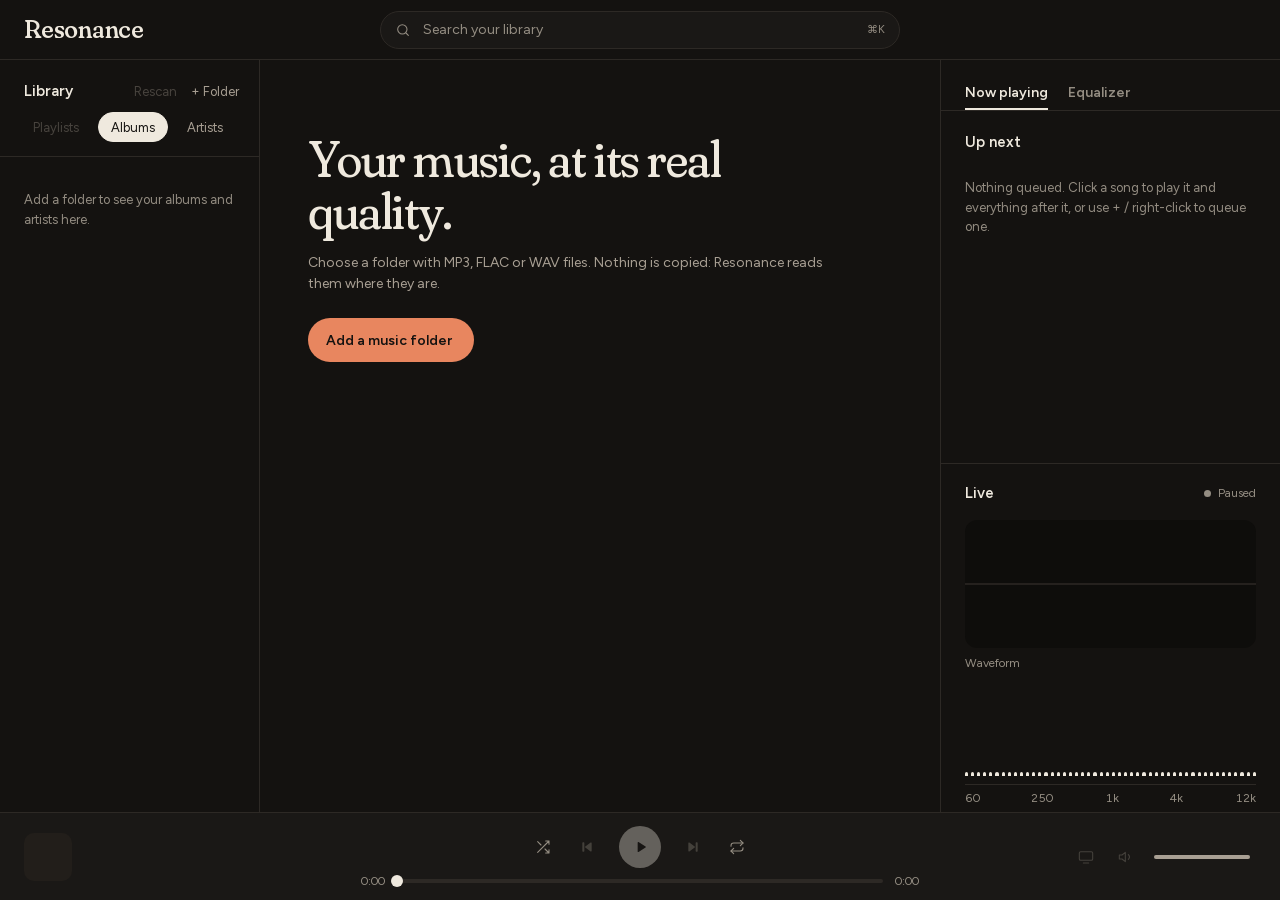
<file: ui/index.html>
<!doctype html>
<html lang="en">
<head>
<meta charset="utf-8">
<meta name="viewport" content="width=device-width, initial-scale=1">
<title>Resonance</title>
<link rel="stylesheet" href="styles.css">
<!-- app.js first (it registers the component), then Alpine starts the page -->
<script src="app.js"></script>
<script defer src="vendor/alpine.min.js"></script>
</head>
<body>
<div class="app" x-data="player" @keydown.space.window.prevent="toggle()" @keydown.escape.window="menu = null">

  <header class="topbar">
    <div class="wordmark">Resonance</div>
    <form class="search" role="search" onsubmit="return false">
      <svg width="16" height="16" viewBox="0 0 24 24" fill="none" stroke="#948D82" stroke-width="1.6" stroke-linecap="round" aria-hidden="true"><circle cx="11" cy="11" r="7"/><path d="M20 20l-3.5-3.5"/></svg>
      <label for="search" class="sr-only">Search</label>
      <input id="search" type="search" placeholder="Search your library" disabled>
      <kbd>⌘K</kbd>
    </form>
    <div class="topbar-right"></div>
  </header>

  <div class="body">

    <!-- ===== Library sidebar ===== -->
    <aside class="library">
      <div class="library-head">
        <h2>Library</h2>
        <span class="library-buttons">
          <button class="ghost" @click="rescan()" :disabled="scanning || !library.folders.length">Rescan</button>
          <button class="ghost" @click="addFolder()" :disabled="scanning">+ Folder</button>
        </span>
      </div>
      <div class="library-tabs">
        <button class="pill" disabled style="border-color: transparent">Playlists</button>
        <button class="pill" :class="{ on: view === 'albums' }" :style="view === 'albums' ? '' : 'border-color: transparent'" @click="view = 'albums'">Albums</button>
        <button class="pill" :class="{ on: view === 'artists' }" :style="view === 'artists' ? '' : 'border-color: transparent'" @click="view = 'artists'">Artists</button>
      </div>
      <p class="scan-note" x-show="scanNote" x-text="scanNote"></p>
      <nav class="library-list" aria-label="Library">
        <template x-if="library.tracks.length">
          <button class="pl" :class="{ active: !selected }" @click="select(null)">
            <span class="tile"></span>
            <span class="pl-text"><span class="pl-name truncate">All songs</span><span class="pl-meta" x-text="fmtLong(library.tracks.reduce((s, t) => s + t.duration, 0))"></span></span>
            <span class="pl-count" x-text="library.tracks.length"></span>
          </button>
        </template>
        <template x-for="item in sideItems" :key="view + item.name">
          <button class="pl" :class="{ active: selected && selected.name === item.name && selected.kind === (view === 'albums' ? 'album' : 'artist') }"
                  @click="select(view === 'albums' ? 'album' : 'artist', item.name)">
            <span class="tile" :style="artStyle(item.art_id)"></span>
            <span class="pl-text">
              <span class="pl-name truncate" x-text="item.name"></span>
              <span class="pl-meta truncate" x-text="view === 'albums' ? item.artist : plural(item.albums, 'album')"></span>
            </span>
            <span class="pl-count" x-text="item.tracks"></span>
          </button>
        </template>
        <p class="empty" x-show="!library.tracks.length">Add a folder to see your albums and artists here.</p>
        <p class="empty" x-show="library.tracks.length && view === 'albums' && !library.albums.length">None of your songs have an album tag yet. They're all in All songs and under Artists.</p>
      </nav>
    </aside>

    <!-- ===== Main: the selected album / artist / all songs ===== -->
    <main class="main" @scroll="onMainScroll($el)">
      <template x-if="!library.tracks.length">
        <div class="welcome">
          <h1>Your music, at its real quality.</h1>
          <p>Choose a folder with MP3, FLAC or WAV files. Nothing is copied: Resonance reads them where they are.</p>
          <button class="play-main" @click="addFolder()" :disabled="scanning" x-text="scanning ? 'Scanning…' : 'Add a music folder'"></button>
        </div>
      </template>

      <template x-if="library.tracks.length">
        <div>
          <!-- Compact bar: appears at the top once the big header has scrolled away (like Spotify) -->
          <div class="compact-bar" :class="{ show: scrolled }">
            <button class="play-round" :aria-label="current && playing ? 'Pause' : 'Play'" @click="heroPlay()">
              <svg x-show="current && playing" width="14" height="14" viewBox="0 0 24 24" fill="currentColor"><rect x="6" y="4" width="4" height="16" rx="1.5"/><rect x="14" y="4" width="4" height="16" rx="1.5"/></svg>
              <svg x-show="!(current && playing)" width="14" height="14" viewBox="0 0 24 24" fill="currentColor"><path d="M8 4.5v15a1 1 0 0 0 1.5.86l12-7.5a1 1 0 0 0 0-1.72l-12-7.5A1 1 0 0 0 8 4.5z"/></svg>
            </button>
            <span class="compact-title truncate" x-text="heroTitle"></span>
          </div>
          <div class="hero">
            <div class="hero-art" :style="artStyle(selectedGroup && selectedGroup.art_id)" aria-hidden="true">
              <svg x-show="!(selectedGroup && arts[selectedGroup.art_id])" width="136" height="56" viewBox="0 0 140 56" fill="none" stroke="#EFE9DE" stroke-width="3" stroke-linecap="round"><path d="M3 32v4M11 26v16M19 18v28M27 24v18M35 10v40M43 20v22M51 28v12M59 14v34M67 22v20M75 30v8M83 16v30M91 24v16M99 8v44M107 20v22M115 28v10M123 18v26M131 26v12M139 30v6"/></svg>
            </div>
            <div class="hero-text">
              <span class="eyebrow" x-text="heroEyebrow"></span>
              <h1 x-text="heroTitle"></h1>
              <div class="hero-meta">
                <template x-for="(part, i) in heroMeta">
                  <span><span class="dot" x-show="i > 0">·&nbsp;&nbsp;</span><span x-text="part" :class="{ strong: i === 0 && selected && selected.kind === 'album' }"></span></span>
                </template>
              </div>
            </div>
          </div>

          <div class="actions">
            <button class="play-main" @click="heroPlay()">
              <svg x-show="current && playing" width="16" height="16" viewBox="0 0 24 24" fill="currentColor" aria-hidden="true"><rect x="6" y="4" width="4" height="16" rx="1.5"/><rect x="14" y="4" width="4" height="16" rx="1.5"/></svg>
              <svg x-show="!(current && playing)" width="16" height="16" viewBox="0 0 24 24" fill="currentColor" aria-hidden="true"><path d="M7 4.5v15a1 1 0 0 0 1.5.86l12-7.5a1 1 0 0 0 0-1.72l-12-7.5A1 1 0 0 0 7 4.5z"/></svg>
              <span x-text="current && playing ? 'Pause' : 'Play'"></span>
            </button>
            <button class="icon-btn lg" :class="{ on: queue.shuffle }" :aria-label="queue.shuffle ? 'Shuffle on' : 'Shuffle off'" @click="toggleShuffle()"><svg width="20" height="20" viewBox="0 0 24 24" fill="none" stroke="currentColor" stroke-width="1.6" stroke-linecap="round" stroke-linejoin="round"><path d="M16 3h5v5M4 20L21 3M21 16v5h-5M15 15l6 6M4 4l5 5"/></svg></button>
            <span class="spacer"></span>
            <span class="ghost">Click a song to play it · + or right-click to queue it</span>
          </div>

          <div class="tracks">
            <div class="track-grid track-head"><span>#</span><span>Title</span><span>Album</span><span>Format</span><span class="end">Time</span></div>
            <div class="track-list">
              <template x-for="(t, i) in visibleTracks" :key="t.id">
                <!-- a div, not a button: a button may not contain the + button -->
                <div class="track track-grid" role="button" tabindex="0"
                     :class="{ active: current && current.id === t.id, 'menu-open': menu && menu.track.id === t.id }"
                     @click="playTrack(t.id)" @keydown.enter="playTrack(t.id)"
                     @contextmenu.prevent="openMenu(t, $event, false)">
                  <span class="num" x-text="current && current.id === t.id && playing ? '▶' : (t.track_no || i + 1)"></span>
                  <span class="t-cell"><span class="tile" :style="artStyle(t.art_id)"></span>
                    <span class="t-text"><span class="t-title truncate" x-text="t.title"></span><span class="t-artist truncate" x-text="t.artist"></span></span></span>
                  <span class="t-album truncate" x-text="albumName(t)"></span>
                  <span class="t-added" x-text="t.label"></span>
                  <span class="t-dur end">
                    <button class="add-btn" aria-label="Add to queue" title="Add to queue" @click.stop="addToQueue(t)">+</button>
                    <span x-text="fmt(t.duration)"></span>
                  </span>
                </div>
              </template>
            </div>
          </div>
        </div>
      </template>
    </main>

    <!-- ===== Right panel ===== -->
    <aside class="panel">
      <div class="panel-tabs" role="tablist">
        <button role="tab" :aria-selected="tab === 'now'" @click="tab = 'now'">Now playing</button>
        <button role="tab" :aria-selected="tab === 'eq'" @click="tab = 'eq'">Equalizer</button>
      </div>

      <!-- ===== Now playing tab: Up next (scrolls in its own box), Live, Now playing ===== -->
      <div class="panel-view now-view" :class="{ show: tab === 'now' }">
        <section class="queue" aria-label="Queue" @dragover="edgeScroll($event, $refs.queueList)">
          <div class="section-head">
            <h2>Up next</h2>
            <span class="queue-meta" x-show="queue.count">
              <span x-text="plural(queue.count, 'song')"></span>
              <button class="ghost" @click="clearQueue()">Clear</button>
            </span>
          </div>
          <p class="empty" x-show="queue.repeat === 'one' && current">Repeat one is on: this song plays again when it ends.</p>
          <!-- the scrolling box: the whole queue lives in here -->
          <div class="queue-list" x-ref="queueList">
            <template x-for="(t, i) in upNext" :key="i + '-' + t.id">
              <div>
                <!-- small section labels, like Spotify -->
                <p class="q-label" x-show="i === 0 && queue.queued > 0">Next in queue</p>
                <p class="q-label" x-show="i === queue.queued && i < queue.draggable && queue.queued > 0"
                   x-text="queue.from ? `Next from: ${queue.from}` : 'Next up'"></p>
                <p class="q-label" x-show="i === queue.draggable && queue.repeat !== 'off'">Then from the start</p>
                <!-- a div, not a button: Safari's engine won't reliably drag a button -->
                <div class="q-item" role="button" tabindex="0" @click="jump(i)" @keydown.enter="jump(i)"
                     :draggable="i < queue.draggable"
                     :class="{ dragging: drag.from === i,
                               'drop-above': drag.over === i && drag.from > i,
                               'drop-below': drag.over === i && drag.from < i }"
                     @dragstart="startDrag(i, $event)"
                     @dragover.prevent="dragOver(i)"
                     @drop.prevent="dropAt(i)"
                     @dragend="endDrag()">
                  <span class="tile" :style="artStyle(t.art_id)"></span>
                  <span class="q-text"><span class="q-title truncate" x-text="t.title"></span><span class="q-artist truncate" x-text="t.artist"></span></span>
                  <span class="q-dur" x-text="fmt(t.duration)"></span>
                </div>
              </div>
            </template>
            <p class="empty" x-show="queue.count > queue.up_next.length" x-text="`…and ${queue.count - queue.up_next.length} more`"></p>
            <p class="empty" x-show="!queue.count && queue.repeat !== 'one'">Nothing queued. Click a song to play it and everything after it, or use + / right-click to queue one.</p>
          </div>
        </section>

        <!-- Visualizers: shapes only for now; real data in slice 9 -->
        <section class="viz" aria-label="Live visualizer">
          <div class="section-head">
            <h2>Live</h2>
            <span class="live" :class="{ paused: !playing }" x-text="playing ? 'Listening' : 'Paused'"></span>
          </div>
          <div class="stack">
            <div class="well" style="height: 128px">
              <svg viewBox="0 0 320 100" preserveAspectRatio="none" role="img" aria-label="Live waveform">
                <line x1="0" y1="50" x2="320" y2="50" stroke="#2D2925"/>
              </svg>
            </div>
            <div class="caption"><span>Waveform</span><span x-text="rateText"></span></div>
          </div>
          <div class="stack">
            <div class="spectrum">
              <template x-for="i in 48"><span></span></template>
            </div>
            <div class="caption axis"><span>60</span><span>250</span><span>1k</span><span>4k</span><span>12k</span></div>
          </div>
        </section>

        <section class="now" aria-label="Now playing">
          <div class="now-row">
            <span class="tile" :style="current ? artStyle(current.art_id) : ''"></span>
            <span class="now-text">
              <span class="now-title truncate" x-text="current ? current.title : 'Nothing playing'"></span>
              <span class="now-artist truncate" x-text="current ? current.artist : ''"></span>
              <span class="now-tech" x-text="current ? current.label : ''"></span>
            </span>
          </div>
          <div class="stack" style="gap: 6px">
            <div class="scrub" title="Seek" @click="seekFrom($event)">
              <template x-for="(h, i) in scrub">
                <span :style="`height:${h}px`" :class="{ played: i < fraction * scrub.length }"></span>
              </template>
            </div>
            <div class="caption"><span x-text="elapsed"></span><span>−<span x-text="remaining"></span></span></div>
          </div>
        </section>
      </div>

      <div class="panel-view eq-view" :class="{ show: tab === 'eq' }">
        <div class="section-head"><h2>Equalizer</h2></div>
        <p class="note">The equalizer comes in a later version. Until then, every sample reaches your output untouched.</p>
      </div>
    </aside>
  </div>

  <!-- The one shared queue menu, opened by right-clicking a song.
       Two elements on purpose: the anchor only sets the position (:style), the menu only
       shows/hides (x-show). On one element, the two would overwrite each other's style. -->
  <div class="menu-anchor" :style="menu ? `left:${menu.x}px;top:${menu.y}px` : ''">
    <div class="add-menu" x-show="menu" x-cloak @click.outside="menu = null" @contextmenu.prevent>
      <button @click="menuChoice()">Add to queue</button>
    </div>
  </div>

  <!-- A short message, e.g. "Denial will play next" -->
  <div class="toast" x-show="notice" x-transition.opacity x-text="notice" x-cloak></div>

  <!-- ===== Player bar ===== -->
  <footer class="player">
    <div class="player-left">
      <span class="tile" :style="current ? artStyle(current.art_id) : ''"></span>
      <span class="now-text">
        <span class="now-title truncate" x-text="current ? current.title : ''"></span>
        <span class="now-artist truncate" x-text="current ? current.artist : ''"></span>
      </span>
    </div>
    <div class="player-center">
      <div class="transport">
        <button class="icon-btn" :class="{ on: queue.shuffle }" :aria-label="queue.shuffle ? 'Shuffle on' : 'Shuffle off'" @click="toggleShuffle()"><svg width="16" height="16" viewBox="0 0 24 24" fill="none" stroke="currentColor" stroke-width="1.6" stroke-linecap="round" stroke-linejoin="round"><path d="M16 3h5v5M4 20L21 3M21 16v5h-5M15 15l6 6M4 4l5 5"/></svg></button>
        <button class="icon-btn" aria-label="Previous" @click="previous()" :disabled="!current"><svg width="16" height="16" viewBox="0 0 24 24" fill="currentColor"><rect x="5" y="5" width="3" height="14" rx="1"/><path d="M19 6.2v11.6a1 1 0 0 1-1.55.83L9.5 12.9a1 1 0 0 1 0-1.8l7.95-5.73A1 1 0 0 1 19 6.2z"/></svg></button>
        <button class="play" :aria-label="playing ? 'Pause' : 'Play'" @click="toggle()" :disabled="!library.tracks.length">
          <svg x-show="playing" width="14" height="14" viewBox="0 0 24 24" fill="currentColor"><rect x="6" y="4" width="4" height="16" rx="1.5"/><rect x="14" y="4" width="4" height="16" rx="1.5"/></svg>
          <svg x-show="!playing" width="14" height="14" viewBox="0 0 24 24" fill="currentColor"><path d="M8 4.5v15a1 1 0 0 0 1.5.86l12-7.5a1 1 0 0 0 0-1.72l-12-7.5A1 1 0 0 0 8 4.5z"/></svg>
        </button>
        <button class="icon-btn" aria-label="Next" @click="next()" :disabled="!queue.count"><svg width="16" height="16" viewBox="0 0 24 24" fill="currentColor"><rect x="16" y="5" width="3" height="14" rx="1"/><path d="M5 6.2v11.6a1 1 0 0 0 1.55.83l7.95-5.73a1 1 0 0 0 0-1.8L6.55 5.37A1 1 0 0 0 5 6.2z"/></svg></button>
        <button class="icon-btn repeat" :class="{ on: queue.repeat !== 'off' }" :aria-label="`Repeat ${queue.repeat}`" :title="`Repeat: ${queue.repeat}`" @click="cycleRepeat()"><span class="badge" x-show="queue.repeat === 'one'">1</span><svg width="16" height="16" viewBox="0 0 24 24" fill="none" stroke="currentColor" stroke-width="1.6" stroke-linecap="round" stroke-linejoin="round"><path d="M17 2l4 4-4 4"/><path d="M3 11v-1a4 4 0 0 1 4-4h14"/><path d="M7 22l-4-4 4-4"/><path d="M21 13v1a4 4 0 0 1-4 4H3"/></svg></button>
      </div>
      <div class="progress">
        <time x-text="elapsed"></time>
        <div class="bar" @click="seekFrom($event)"><div class="bar-fill" :style="`width:${(fraction * 100).toFixed(2)}%`"></div></div>
        <time x-text="total"></time>
      </div>
    </div>
    <div class="player-right">
      <button class="icon-btn" aria-label="Output device" disabled><svg width="16" height="16" viewBox="0 0 24 24" fill="none" stroke="currentColor" stroke-width="1.6" stroke-linecap="round"><rect x="2" y="4" width="20" height="13" rx="2"/><path d="M8 21h8"/></svg></button>
      <button class="icon-btn" aria-label="Volume" disabled><svg width="16" height="16" viewBox="0 0 24 24" fill="none" stroke="currentColor" stroke-width="1.6" stroke-linecap="round" stroke-linejoin="round"><path d="M11 5L6 9H2v6h4l5 4V5z"/><path d="M15.5 8.5a5 5 0 0 1 0 7"/></svg></button>
      <div class="volume"><div></div></div>
    </div>
  </footer>
</div>
</body>
</html>
</file>
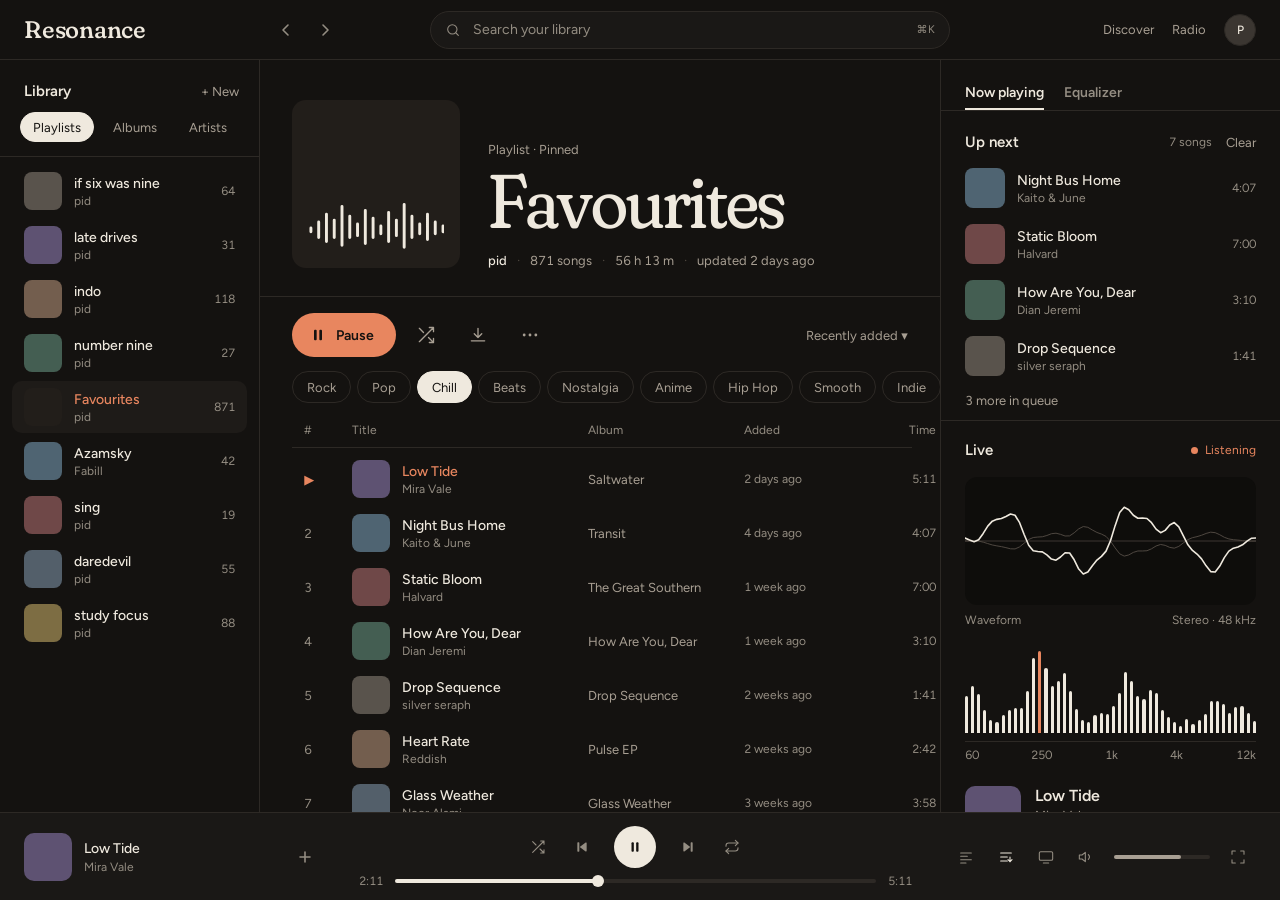
<file: design/resonance-ui.html>
<!doctype html>
<html lang="en">
<head>
<meta charset="utf-8">
<meta name="viewport" content="width=device-width, initial-scale=1">
<title>Resonance — audio player UI</title>
<link rel="preconnect" href="https://fonts.googleapis.com">
<link href="https://fonts.googleapis.com/css2?family=Figtree:wght@400;500;600;700&display=swap" rel="stylesheet">
<link href="https://fonts.googleapis.com/css2?family=Fraunces:opsz,wght,SOFT@9..144,300..700,0..100&display=swap" rel="stylesheet">
<style>
/* ---------- Tokens ---------- */
:root {
  --bg: #141210;
  --bg-raised: #1A1816;
  --bg-hover: #1E1B18;
  --bg-well: #0E0D0B;
  --tile: #221E1A;
  --line: #2D2925;
  --line-strong: #3B3631;
  --muted-2: #4E4740;
  --text: #EFE9DE;
  --text-2: #A89F93;
  --text-3: #948D82;
  --accent: #E8865F;
  --radius: 10px;
  --font: Figtree, system-ui, sans-serif;
  --font-display: Fraunces, Georgia, serif;
}

* { box-sizing: border-box; }
html, body { height: 100%; }
body {
  margin: 0; background: var(--bg); color: var(--text);
  font-family: var(--font); font-size: 14px; font-variant-numeric: tabular-nums;
}
button { font: inherit; color: inherit; background: none; border: 0; cursor: pointer; padding: 0; }
a { color: inherit; text-decoration: none; }
a:hover { color: var(--accent); }
* { scrollbar-width: thin; scrollbar-color: var(--line) transparent; }
.sr-only { position: absolute; width: 1px; height: 1px; overflow: hidden; clip: rect(0 0 0 0); }
.icon-btn { width: 36px; height: 36px; display: inline-flex; align-items: center; justify-content: center; color: var(--text-3); }
.icon-btn.lg { width: 44px; height: 44px; color: var(--text-2); }
.icon-btn:hover, .ghost:hover { color: var(--text); }
.ghost { color: var(--text-2); font-size: 13px; }
.tile { border-radius: 8px; background: var(--tile); flex-shrink: 0; }
.pill { height: 30px; padding: 0 12px; border-radius: 15px; border: 1px solid var(--line); color: var(--text-2); font-size: 13px; white-space: nowrap; }
.pill.on { background: var(--text); color: var(--bg); border-color: var(--text); }
.truncate { white-space: nowrap; overflow: hidden; text-overflow: ellipsis; }

/* ---------- Shell ---------- */
.app { height: 100vh; display: flex; flex-direction: column; }
.topbar { height: 60px; flex-shrink: 0; display: flex; align-items: center; gap: 24px; padding: 0 24px; border-bottom: 1px solid var(--line); }
.wordmark { font-family: var(--font-display); font-variation-settings: 'SOFT' 100, 'opsz' 24; font-weight: 500; font-size: 24px; letter-spacing: -0.01em; min-width: 220px; }
.search { flex: 1 1 320px; max-width: 520px; margin: 0 auto; display: flex; align-items: center; gap: 10px; height: 38px; padding: 0 14px; border-radius: 19px; border: 1px solid var(--line); background: var(--bg-raised); }
.search input { flex: 1; min-width: 0; border: 0; background: transparent; color: var(--text); font: inherit; outline: none; }
.search input::placeholder { color: var(--text-3); }
.search kbd { font: inherit; font-size: 11px; color: var(--text-3); }
.topbar-right { display: flex; align-items: center; gap: 18px; min-width: 220px; justify-content: flex-end; }
.topbar-right a { font-size: 13px; color: var(--text-2); }
.avatar { width: 32px; height: 32px; border-radius: 50%; border: 1px solid var(--line); background: var(--line-strong); font-size: 12px; font-weight: 500; }

.body { flex: 1; min-height: 0; display: flex; flex-wrap: wrap; overflow: auto; }

/* ---------- Library ---------- */
.library { flex: 1 1 260px; max-width: 290px; min-width: 240px; min-height: 0; border-right: 1px solid var(--line); display: flex; flex-direction: column; overflow: hidden; }
.library-head { display: flex; align-items: center; justify-content: space-between; padding: 22px 20px 12px 24px; }
.library-head h2, .panel h2 { margin: 0; font-size: 15px; font-weight: 600; }
.library-tabs { display: flex; gap: 6px; padding: 0 20px 14px; border-bottom: 1px solid var(--line); }
.library-list { flex: 1; overflow-y: auto; padding: 8px 12px 12px; display: flex; flex-direction: column; gap: 2px; }
.pl { display: flex; align-items: center; gap: 12px; padding: 7px 12px; border-radius: var(--radius); text-align: left; width: 100%; }
.pl:hover { background: var(--bg-hover); }
.pl.active { background: var(--bg-hover); }
.pl.active .pl-name { color: var(--accent); }
.pl .tile { width: 38px; height: 38px; }
.pl-text { display: flex; flex-direction: column; gap: 2px; min-width: 0; flex: 1; }
.pl-name { font-weight: 500; }
.pl-meta, .pl-count { font-size: 12px; color: var(--text-3); }

/* ---------- Main ---------- */
.main { flex: 999 1 520px; min-width: 0; min-height: 0; display: flex; flex-direction: column; overflow-y: auto; }
.hero { padding: 40px 32px 28px; display: flex; align-items: flex-end; gap: 28px; flex-wrap: wrap; border-bottom: 1px solid var(--line); }
.hero-art { width: 168px; height: 168px; border-radius: 14px; background: var(--tile); display: flex; align-items: flex-end; padding: 16px; flex-shrink: 0; }
.hero-text { display: flex; flex-direction: column; gap: 8px; min-width: 0; flex: 1; }
.eyebrow { font-size: 13px; color: var(--text-2); }
.hero h1 { margin: 0; font-family: var(--font-display); font-variation-settings: 'SOFT' 100, 'opsz' 144; font-weight: 400; font-size: 76px; line-height: 0.95; letter-spacing: -0.02em; }
.hero-meta { display: flex; align-items: center; gap: 10px; font-size: 13px; color: var(--text-2); margin-top: 8px; flex-wrap: wrap; }
.hero-meta .dot { color: var(--muted-2); }
.hero-meta strong { color: var(--text); font-weight: 500; }
.actions { display: flex; align-items: center; gap: 8px; padding: 16px 32px 0; flex-wrap: wrap; }
.play-main { height: 44px; padding: 0 22px 0 18px; border-radius: 22px; background: var(--accent); color: var(--bg); display: inline-flex; align-items: center; gap: 10px; font-weight: 600; }
.play-main:hover { filter: brightness(1.08); }
.spacer { flex: 1; }
.chips { display: flex; gap: 6px; padding: 14px 32px 10px; overflow-x: auto; }
.chips .pill { height: 32px; padding: 0 14px; border-radius: 16px; flex-shrink: 0; }
.tracks { padding: 0 32px 24px; overflow-x: auto; }
.track-grid { display: grid; grid-template-columns: 32px minmax(220px, 1.6fr) minmax(140px, 1fr) 120px 56px; gap: 16px; align-items: center; min-width: 620px; }
.track-head { padding: 10px 12px; border-bottom: 1px solid var(--line); color: var(--text-3); font-size: 12px; }
.track-head .end, .track .end { justify-self: end; }
.track-list { display: flex; flex-direction: column; padding-top: 4px; min-width: 620px; }
.track { padding: 8px 12px; border-radius: var(--radius); text-align: left; width: 100%; }
.track:hover { background: var(--bg-hover); }
.track .num { font-size: 13px; color: var(--text-3); }
.track.active .num, .track.active .t-title { color: var(--accent); }
.track .t-cell { display: flex; align-items: center; gap: 12px; min-width: 0; }
.track .tile { width: 38px; height: 38px; }
.track .t-text { display: flex; flex-direction: column; gap: 2px; min-width: 0; }
.track .t-title { font-weight: 500; }
.track .t-artist, .track .t-added, .track .t-dur { font-size: 12px; color: var(--text-3); }
.track .t-album { font-size: 13px; color: var(--text-2); }

/* ---------- Right panel ---------- */
.panel { flex: 1 1 340px; max-width: 380px; min-width: 300px; min-height: 0; border-left: 1px solid var(--line); display: flex; flex-direction: column; overflow: hidden; }
.panel-tabs { display: flex; align-items: center; gap: 20px; padding: 16px 24px 0; border-bottom: 1px solid var(--line); flex-shrink: 0; }
.panel-tabs button { height: 34px; border-bottom: 2px solid transparent; color: var(--text-3); font-weight: 600; }
.panel-tabs button[aria-selected="true"] { color: var(--text); border-bottom-color: var(--text); }
.panel-view { flex: 1; overflow-y: auto; display: none; flex-direction: column; }
.panel-view.show { display: flex; }
.section-head { display: flex; align-items: center; justify-content: space-between; }
.queue { padding: 22px 16px 12px; border-bottom: 1px solid var(--line); }
.queue .section-head { padding: 0 8px 10px; }
.queue-meta { display: flex; align-items: center; gap: 14px; font-size: 12px; color: var(--text-3); }
.queue-list { display: flex; flex-direction: column; gap: 2px; }
.q-item { display: flex; align-items: center; gap: 12px; padding: 7px 8px; border-radius: var(--radius); text-align: left; width: 100%; }
.q-item:hover { background: var(--bg-hover); }
.q-item .tile { width: 40px; height: 40px; }
.q-text { display: flex; flex-direction: column; gap: 2px; min-width: 0; flex: 1; }
.q-title { font-weight: 500; }
.q-artist, .q-dur { font-size: 12px; color: var(--text-3); }
.queue-more { display: block; padding: 10px 8px 0; font-size: 13px; color: var(--text-2); }
.viz { padding: 20px 24px 0; display: flex; flex-direction: column; gap: 18px; }
.live { display: flex; align-items: center; gap: 7px; font-size: 12px; color: var(--accent); }
.live::before { content: ""; width: 7px; height: 7px; border-radius: 50%; background: currentColor; }
.live.paused { color: var(--text-3); }
.well { border-radius: 12px; background: var(--bg-well); overflow: hidden; }
.well svg { display: block; width: 100%; height: 100%; }
.caption { display: flex; justify-content: space-between; font-size: 12px; color: var(--text-3); }
.caption.axis { border-top: 1px solid var(--line); padding-top: 6px; }
.stack { display: flex; flex-direction: column; gap: 8px; }
.spectrum { height: 88px; display: flex; align-items: flex-end; gap: 3px; overflow: hidden; }
.spectrum span { flex: 1; min-width: 0; height: 4px; border-radius: 2px 2px 0 0; background: var(--text); }
.spectrum span.peak { background: var(--accent); }
.now { padding: 24px; margin-top: auto; display: flex; flex-direction: column; gap: 16px; }
.now-row { display: flex; gap: 14px; align-items: center; }
.now-row .tile { width: 56px; height: 56px; border-radius: 10px; }
.now-text { display: flex; flex-direction: column; gap: 3px; min-width: 0; flex: 1; }
.now-title { font-size: 16px; font-weight: 600; }
.now-artist { font-size: 13px; color: var(--text-2); }
.now-tech { font-size: 12px; color: var(--text-3); margin-top: 2px; }
.scrub { height: 44px; display: flex; align-items: center; gap: 2px; cursor: pointer; }
.scrub span { flex: 1; min-width: 0; border-radius: 2px; background: var(--line-strong); }
.scrub span.played { background: var(--text); }

/* ---------- EQ ---------- */
.eq-view { gap: 20px; padding: 20px 24px 24px; }
.eq-controls { display: flex; align-items: center; gap: 12px; }
.switch { height: 28px; padding: 0 10px 0 7px; border-radius: 14px; border: 1px solid var(--line); color: var(--text-3); font-size: 12px; font-weight: 500; display: inline-flex; align-items: center; gap: 6px; }
.switch::before { content: ""; width: 8px; height: 8px; border-radius: 50%; background: var(--muted-2); }
.switch[aria-pressed="true"] { background: var(--bg-hover); color: var(--text); border-color: var(--line-strong); }
.switch[aria-pressed="true"]::before { background: var(--accent); }
.presets { display: flex; flex-wrap: wrap; gap: 6px; }
.eq-curve { height: 96px; }
.bands { display: grid; grid-template-columns: repeat(10, minmax(0, 1fr)); gap: 2px; }
.band { display: flex; flex-direction: column; align-items: center; gap: 10px; }
.band .val { font-size: 11px; color: var(--text-3); }
.band .val.set { color: var(--text); }
.band .hz { font-size: 11px; color: var(--text-3); }
input.eq { height: 150px; width: 24px; writing-mode: vertical-lr; direction: rtl; appearance: none; -webkit-appearance: none; background: transparent; margin: 0; cursor: pointer; }
input.eq::-webkit-slider-runnable-track { inline-size: 100%; block-size: 4px; border-radius: 2px; background: var(--line); }
input.eq::-moz-range-track { inline-size: 100%; block-size: 4px; border-radius: 2px; background: var(--line); }
input.eq::-webkit-slider-thumb { -webkit-appearance: none; appearance: none; width: 16px; height: 16px; border-radius: 50%; background: var(--text); margin-block-start: -6px; }
input.eq::-moz-range-thumb { width: 16px; height: 16px; border-radius: 50%; background: var(--text); border: 0; }
input.eq:focus-visible { outline: 2px solid var(--accent); outline-offset: 2px; }
.eq-off .eq-curve path { stroke: var(--muted-2); fill: var(--muted-2); }
.preamp { display: flex; justify-content: space-between; padding-top: 4px; border-top: 1px solid var(--line); font-size: 13px; color: var(--text-2); }
.preamp b { color: var(--text); font-weight: 500; }
.note { margin: 0; font-size: 12px; color: var(--text-3); line-height: 1.5; }

/* ---------- Player bar ---------- */
.player { min-height: 88px; flex-shrink: 0; display: flex; align-items: center; gap: 24px; padding: 10px 24px; border-top: 1px solid var(--line); background: var(--bg-raised); flex-wrap: wrap; }
.player-left { display: flex; align-items: center; gap: 12px; flex: 1 1 220px; min-width: 0; }
.player-left .tile { width: 48px; height: 48px; border-radius: 10px; }
.player-left .now-text .now-title { font-size: 14px; font-weight: 500; }
.player-left .now-text .now-artist { font-size: 12px; color: var(--text-3); }
.player-center { display: flex; flex-direction: column; align-items: center; gap: 6px; flex: 2 1 420px; min-width: 0; }
.transport { display: flex; align-items: center; gap: 8px; }
.transport .play { width: 42px; height: 42px; border-radius: 50%; background: var(--text); color: var(--bg); display: inline-flex; align-items: center; justify-content: center; margin: 0 6px; }
.transport .play:hover { filter: brightness(1.08); }
.progress { display: flex; align-items: center; gap: 12px; width: 100%; max-width: 600px; font-size: 12px; color: var(--text-3); }
.progress time { width: 36px; }
.progress time:first-child { text-align: right; }
.bar { flex: 1; height: 4px; border-radius: 2px; background: var(--line); cursor: pointer; }
.bar-fill { height: 4px; border-radius: 2px; background: var(--text); position: relative; width: 0; }
.bar-fill::after { content: ""; position: absolute; right: -6px; top: -4px; width: 12px; height: 12px; border-radius: 50%; background: var(--text); }
.player-right { display: flex; align-items: center; gap: 4px; flex: 1 1 220px; justify-content: flex-end; }
.volume { width: 96px; height: 4px; border-radius: 2px; background: var(--line); margin: 0 6px; }
.volume div { width: 70%; height: 4px; border-radius: 2px; background: var(--text-2); }
.hidden { display: none !important; }
</style>
</head>
<body>
<div class="app">

  <header class="topbar">
    <div class="wordmark">Resonance</div>
    <nav aria-label="History">
      <button class="icon-btn" aria-label="Back"><svg width="16" height="16" viewBox="0 0 16 16" fill="none" stroke="currentColor" stroke-width="1.6" stroke-linecap="round" stroke-linejoin="round"><path d="M10 3L5 8l5 5"/></svg></button>
      <button class="icon-btn" aria-label="Forward"><svg width="16" height="16" viewBox="0 0 16 16" fill="none" stroke="currentColor" stroke-width="1.6" stroke-linecap="round" stroke-linejoin="round"><path d="M6 3l5 5-5 5"/></svg></button>
    </nav>
    <form class="search" role="search" onsubmit="return false">
      <svg width="16" height="16" viewBox="0 0 24 24" fill="none" stroke="#948D82" stroke-width="1.6" stroke-linecap="round" aria-hidden="true"><circle cx="11" cy="11" r="7"/><path d="M20 20l-3.5-3.5"/></svg>
      <label for="search" class="sr-only">Search</label>
      <input id="search" type="search" placeholder="Search your library">
      <kbd>⌘K</kbd>
    </form>
    <div class="topbar-right">
      <a href="#">Discover</a>
      <a href="#">Radio</a>
      <button class="avatar" aria-label="Account">P</button>
    </div>
  </header>

  <div class="body">

    <aside class="library">
      <div class="library-head">
        <h2>Library</h2>
        <button class="ghost">+ New</button>
      </div>
      <div class="library-tabs">
        <button class="pill on">Playlists</button>
        <button class="pill" style="border-color: transparent">Albums</button>
        <button class="pill" style="border-color: transparent">Artists</button>
      </div>
      <nav class="library-list" id="playlists" aria-label="Playlists"></nav>
    </aside>

    <main class="main">
      <div class="hero">
        <div class="hero-art" aria-hidden="true">
          <svg width="136" height="56" viewBox="0 0 140 56" fill="none" stroke="#EFE9DE" stroke-width="3" stroke-linecap="round"><path d="M3 32v4M11 26v16M19 18v28M27 24v18M35 10v40M43 20v22M51 28v12M59 14v34M67 22v20M75 30v8M83 16v30M91 24v16M99 8v44M107 20v22M115 28v10M123 18v26M131 26v12M139 30v6"/></svg>
        </div>
        <div class="hero-text">
          <span class="eyebrow">Playlist · Pinned</span>
          <h1>Favourites</h1>
          <div class="hero-meta"><strong>pid</strong><span class="dot">·</span><span>871 songs</span><span class="dot">·</span><span>56 h 13 m</span><span class="dot">·</span><span>updated 2 days ago</span></div>
        </div>
      </div>

      <div class="actions">
        <button class="play-main" data-toggle>
          <svg class="ic-pause" width="16" height="16" viewBox="0 0 24 24" fill="currentColor" aria-hidden="true"><rect x="6" y="4" width="4" height="16" rx="1.5"/><rect x="14" y="4" width="4" height="16" rx="1.5"/></svg>
          <svg class="ic-play hidden" width="16" height="16" viewBox="0 0 24 24" fill="currentColor" aria-hidden="true"><path d="M7 4.5v15a1 1 0 0 0 1.5.86l12-7.5a1 1 0 0 0 0-1.72l-12-7.5A1 1 0 0 0 7 4.5z"/></svg>
          <span data-play-label>Pause</span>
        </button>
        <button class="icon-btn lg" aria-label="Shuffle"><svg width="20" height="20" viewBox="0 0 24 24" fill="none" stroke="currentColor" stroke-width="1.6" stroke-linecap="round" stroke-linejoin="round"><path d="M16 3h5v5M4 20L21 3M21 16v5h-5M15 15l6 6M4 4l5 5"/></svg></button>
        <button class="icon-btn lg" aria-label="Download for offline"><svg width="20" height="20" viewBox="0 0 24 24" fill="none" stroke="currentColor" stroke-width="1.6" stroke-linecap="round" stroke-linejoin="round"><path d="M12 4v11M7.5 10.5L12 15l4.5-4.5M4 19h16"/></svg></button>
        <button class="icon-btn lg" aria-label="More"><svg width="20" height="20" viewBox="0 0 24 24" fill="currentColor"><circle cx="5" cy="12" r="1.7"/><circle cx="12" cy="12" r="1.7"/><circle cx="19" cy="12" r="1.7"/></svg></button>
        <span class="spacer"></span>
        <button class="ghost">Recently added ▾</button>
      </div>

      <div class="chips" id="genres"></div>

      <div class="tracks">
        <div class="track-grid track-head"><span>#</span><span>Title</span><span>Album</span><span>Added</span><span class="end">Time</span></div>
        <div class="track-list" id="tracks"></div>
      </div>
    </main>

    <aside class="panel">
      <div class="panel-tabs" role="tablist">
        <button role="tab" aria-selected="true" data-tab="now">Now playing</button>
        <button role="tab" aria-selected="false" data-tab="eq">Equalizer</button>
      </div>

      <div class="panel-view show" data-view="now">
        <section class="queue" aria-label="Queue">
          <div class="section-head">
            <h2>Up next</h2>
            <span class="queue-meta"><span id="queue-count"></span><button class="ghost">Clear</button></span>
          </div>
          <div class="queue-list" id="queue"></div>
          <a href="#" class="queue-more" id="queue-more"></a>
        </section>

        <section class="viz" aria-label="Live visualizer">
          <div class="section-head"><h2>Live</h2><span class="live" id="live">Listening</span></div>
          <div class="stack">
            <div class="well" style="height: 128px">
              <svg viewBox="0 0 320 100" preserveAspectRatio="none" role="img" aria-label="Live waveform">
                <line x1="0" y1="50" x2="320" y2="50" stroke="#2D2925"/>
                <path id="wave-back" fill="none" stroke="#4E4740" stroke-width="1" vector-effect="non-scaling-stroke"/>
                <path id="wave" fill="none" stroke="#EFE9DE" stroke-width="1.6" stroke-linejoin="round" stroke-linecap="round" vector-effect="non-scaling-stroke"/>
              </svg>
            </div>
            <div class="caption"><span>Waveform</span><span>Stereo · 48 kHz</span></div>
          </div>
          <div class="stack">
            <div class="spectrum" id="spectrum"></div>
            <div class="caption axis"><span>60</span><span>250</span><span>1k</span><span>4k</span><span>12k</span></div>
          </div>
        </section>

        <section class="now" aria-label="Now playing">
          <div class="now-row">
            <span class="tile" data-now-tile></span>
            <span class="now-text">
              <span class="now-title truncate" data-now-title></span>
              <span class="now-artist truncate" data-now-artist></span>
              <span class="now-tech">Lossless · <span id="bpm"></span> bpm · peak <span id="peak">−6.2</span> dB</span>
            </span>
          </div>
          <div class="stack" style="gap: 6px">
            <div class="scrub" id="scrub" title="Seek"></div>
            <div class="caption"><span data-elapsed>0:00</span><span>−<span data-remaining>0:00</span></span></div>
          </div>
        </section>
      </div>

      <div class="panel-view eq-view" data-view="eq" id="eq-view">
        <div class="section-head">
          <h2>Equalizer</h2>
          <span class="eq-controls">
            <button class="ghost" id="eq-reset">Reset</button>
            <button class="switch" id="eq-toggle" aria-pressed="true">On</button>
          </span>
        </div>
        <div class="presets" id="presets"></div>
        <div class="stack">
          <div class="well eq-curve">
            <svg viewBox="0 0 320 96" preserveAspectRatio="none" role="img" aria-label="Equalizer response curve">
              <line x1="0" y1="48" x2="320" y2="48" stroke="#2D2925"/>
              <path id="eq-fill" fill="#E8865F" opacity="0.16"/>
              <path id="eq-line" fill="none" stroke="#E8865F" stroke-width="1.8" stroke-linejoin="round" vector-effect="non-scaling-stroke"/>
            </svg>
          </div>
          <div class="caption"><span id="preset-name">Flat</span><span>±12 dB</span></div>
        </div>
        <div class="bands" id="bands"></div>
        <div class="preamp"><span>Preamp</span><b id="preamp">0 dB</b></div>
        <p class="note">Applies to this device. Your settings save automatically.</p>
      </div>
    </aside>
  </div>

  <footer class="player">
    <div class="player-left">
      <span class="tile" data-now-tile></span>
      <span class="now-text">
        <span class="now-title truncate" data-now-title></span>
        <span class="now-artist truncate" data-now-artist></span>
      </span>
      <button class="icon-btn" aria-label="Save to library"><svg width="16" height="16" viewBox="0 0 16 16" fill="none" stroke="currentColor" stroke-width="1.6" stroke-linecap="round"><path d="M8 3v10M3 8h10"/></svg></button>
    </div>
    <div class="player-center">
      <div class="transport">
        <button class="icon-btn" aria-label="Shuffle"><svg width="16" height="16" viewBox="0 0 24 24" fill="none" stroke="currentColor" stroke-width="1.6" stroke-linecap="round" stroke-linejoin="round"><path d="M16 3h5v5M4 20L21 3M21 16v5h-5M15 15l6 6M4 4l5 5"/></svg></button>
        <button class="icon-btn" aria-label="Previous" id="prev"><svg width="16" height="16" viewBox="0 0 24 24" fill="currentColor"><rect x="5" y="5" width="3" height="14" rx="1"/><path d="M19 6.2v11.6a1 1 0 0 1-1.55.83L9.5 12.9a1 1 0 0 1 0-1.8l7.95-5.73A1 1 0 0 1 19 6.2z"/></svg></button>
        <button class="play" data-toggle aria-label="Pause">
          <svg class="ic-pause" width="14" height="14" viewBox="0 0 24 24" fill="currentColor"><rect x="6" y="4" width="4" height="16" rx="1.5"/><rect x="14" y="4" width="4" height="16" rx="1.5"/></svg>
          <svg class="ic-play hidden" width="14" height="14" viewBox="0 0 24 24" fill="currentColor"><path d="M8 4.5v15a1 1 0 0 0 1.5.86l12-7.5a1 1 0 0 0 0-1.72l-12-7.5A1 1 0 0 0 8 4.5z"/></svg>
        </button>
        <button class="icon-btn" aria-label="Next" id="next"><svg width="16" height="16" viewBox="0 0 24 24" fill="currentColor"><rect x="16" y="5" width="3" height="14" rx="1"/><path d="M5 6.2v11.6a1 1 0 0 0 1.55.83l7.95-5.73a1 1 0 0 0 0-1.8L6.55 5.37A1 1 0 0 0 5 6.2z"/></svg></button>
        <button class="icon-btn" aria-label="Repeat"><svg width="16" height="16" viewBox="0 0 24 24" fill="none" stroke="currentColor" stroke-width="1.6" stroke-linecap="round" stroke-linejoin="round"><path d="M17 2l4 4-4 4"/><path d="M3 11v-1a4 4 0 0 1 4-4h14"/><path d="M7 22l-4-4 4-4"/><path d="M21 13v1a4 4 0 0 1-4 4H3"/></svg></button>
      </div>
      <div class="progress">
        <time data-elapsed>0:00</time>
        <div class="bar" id="bar"><div class="bar-fill" id="bar-fill"></div></div>
        <time data-total>0:00</time>
      </div>
    </div>
    <div class="player-right">
      <button class="icon-btn" aria-label="Lyrics"><svg width="16" height="16" viewBox="0 0 24 24" fill="none" stroke="currentColor" stroke-width="1.6" stroke-linecap="round"><path d="M4 6h16M4 11h10M4 16h16M4 21h8"/></svg></button>
      <button class="icon-btn" aria-label="Queue" style="color: var(--text)"><svg width="16" height="16" viewBox="0 0 24 24" fill="none" stroke="currentColor" stroke-width="1.6" stroke-linecap="round"><path d="M4 6h16M4 12h10M4 18h10M18 12v7M15 16l3 3 3-3"/></svg></button>
      <button class="icon-btn" aria-label="Output device"><svg width="16" height="16" viewBox="0 0 24 24" fill="none" stroke="currentColor" stroke-width="1.6" stroke-linecap="round"><rect x="2" y="4" width="20" height="13" rx="2"/><path d="M8 21h8"/></svg></button>
      <button class="icon-btn" aria-label="Volume"><svg width="16" height="16" viewBox="0 0 24 24" fill="none" stroke="currentColor" stroke-width="1.6" stroke-linecap="round" stroke-linejoin="round"><path d="M11 5L6 9H2v6h4l5 4V5z"/><path d="M15.5 8.5a5 5 0 0 1 0 7"/></svg></button>
      <div class="volume"><div></div></div>
      <button class="icon-btn" aria-label="Full screen"><svg width="16" height="16" viewBox="0 0 24 24" fill="none" stroke="currentColor" stroke-width="1.6" stroke-linecap="round" stroke-linejoin="round"><path d="M8 3H3v5M16 3h5v5M8 21H3v-5M16 21h5v-5"/></svg></button>
    </div>
  </footer>
</div>

<script>
/* =========================================================
   Resonance UI — vanilla JS.
   The visualizer and EQ are SIMULATED. To wire real audio:
   1. Create an AudioContext + MediaElementSource for your <audio>.
   2. Build 10 BiquadFilterNodes (type 'peaking', frequency = BANDS[i], Q ≈ 1.4)
      in series and set .gain.value from state.eq when sliders move.
   3. Put an AnalyserNode (fftSize 2048) at the end, then call
      Visualizer.attach(analyser) — the loop below switches from simulation
      to getByteTimeDomainData / getByteFrequencyData automatically.
   ========================================================= */

const TRACKS = [
  { id: 1, title: 'Low Tide',          artist: 'Mira Vale',        album: 'Saltwater',          added: '2 days ago',  secs: 311, tile: '#5E5272' },
  { id: 2, title: 'Night Bus Home',    artist: 'Kaito & June',     album: 'Transit',            added: '4 days ago',  secs: 247, tile: '#4F6472' },
  { id: 3, title: 'Static Bloom',      artist: 'Halvard',          album: 'The Great Southern', added: '1 week ago',  secs: 420, tile: '#6F4848' },
  { id: 4, title: 'How Are You, Dear', artist: 'Dian Jeremi',      album: 'How Are You, Dear',  added: '1 week ago',  secs: 190, tile: '#445E52' },
  { id: 5, title: 'Drop Sequence',     artist: 'silver seraph',    album: 'Drop Sequence',      added: '2 weeks ago', secs: 101, tile: '#59534C' },
  { id: 6, title: 'Heart Rate',        artist: 'Reddish',          album: 'Pulse EP',           added: '2 weeks ago', secs: 162, tile: '#735E4E' },
  { id: 7, title: 'Glass Weather',     artist: 'Noor Alami',       album: 'Glass Weather',      added: '3 weeks ago', secs: 238, tile: '#535F6A' },
  { id: 8, title: 'Second Spring',     artist: 'The Orchard Line', album: 'Field Notes',        added: '1 month ago', secs: 266, tile: '#7D6D43' },
];
const PLAYLISTS = [
  { name: 'if six was nine', owner: 'pid',    tile: '#59534C', count: 64 },
  { name: 'late drives',     owner: 'pid',    tile: '#5E5272', count: 31 },
  { name: 'indo',            owner: 'pid',    tile: '#735E4E', count: 118 },
  { name: 'number nine',     owner: 'pid',    tile: '#445E52', count: 27 },
  { name: 'Favourites',      owner: 'pid',    tile: '#221E1A', count: 871, active: true },
  { name: 'Azamsky',         owner: 'Fabill', tile: '#4F6472', count: 42 },
  { name: 'sing',            owner: 'pid',    tile: '#6F4848', count: 19 },
  { name: 'daredevil',       owner: 'pid',    tile: '#535F6A', count: 55 },
  { name: 'study focus',     owner: 'pid',    tile: '#7D6D43', count: 88 },
];
const GENRES = ['Rock', 'Pop', 'Chill', 'Beats', 'Nostalgia', 'Anime', 'Hip Hop', 'Smooth', 'Indie', 'Soundtrack'];
const BANDS = [32, 64, 125, 250, 500, 1000, 2000, 4000, 8000, 16000];
const BAND_LABELS = ['32', '64', '125', '250', '500', '1k', '2k', '4k', '8k', '16k'];
const PRESETS = [
  { name: 'Flat',        g: [0, 0, 0, 0, 0, 0, 0, 0, 0, 0] },
  { name: 'Bass boost',  g: [6, 5, 4, 2, 0, 0, 0, 0, 0, 0] },
  { name: 'Vocal',       g: [-2, -1, 0, 1, 3, 4, 3, 1, 0, -1] },
  { name: 'Acoustic',    g: [3, 2, 1, 0, 1, 2, 3, 3, 2, 1] },
  { name: 'Electronic',  g: [4, 3, 0, -1, -2, 0, 1, 3, 4, 4] },
  { name: 'Late night',  g: [-3, -2, 0, 1, 2, 2, 1, 0, -2, -4] },
];
const BAR_COUNT = 48;

const state = {
  playing: true, nowId: 1, pos: 0.42, genre: 'Chill', tab: 'now',
  eq: [0, 0, 0, 0, 0, 0, 0, 0, 0, 0], eqOn: true, preset: 'Flat',
};

const $ = (s, r = document) => r.querySelector(s);
const $$ = (s, r = document) => [...r.querySelectorAll(s)];
const fmt = s => { s = Math.max(0, Math.floor(s)); return `${Math.floor(s / 60)}:${String(s % 60).padStart(2, '0')}`; };
const now = () => TRACKS.find(t => t.id === state.nowId) || TRACKS[0];

/* ---------- Static lists ---------- */
function renderPlaylists() {
  $('#playlists').innerHTML = PLAYLISTS.map((p, i) => `
    <button class="pl ${p.active ? 'active' : ''}" data-i="${i}">
      <span class="tile" style="background:${p.tile}"></span>
      <span class="pl-text"><span class="pl-name truncate">${p.name}</span><span class="pl-meta">${p.owner}</span></span>
      <span class="pl-count">${p.count}</span>
    </button>`).join('');
  $$('.pl').forEach(b => b.onclick = () => { $$('.pl').forEach(x => x.classList.remove('active')); b.classList.add('active'); });
}
function renderGenres() {
  $('#genres').innerHTML = GENRES.map(g => `<button class="pill ${g === state.genre ? 'on' : ''}" data-g="${g}">${g}</button>`).join('');
  $$('#genres .pill').forEach(b => b.onclick = () => { state.genre = b.dataset.g; renderGenres(); });
}
function renderTracks() {
  $('#tracks').innerHTML = TRACKS.map((t, i) => `
    <button class="track track-grid ${t.id === state.nowId ? 'active' : ''}" data-id="${t.id}">
      <span class="num">${t.id === state.nowId ? '▶' : i + 1}</span>
      <span class="t-cell"><span class="tile" style="background:${t.tile}"></span>
        <span class="t-text"><span class="t-title truncate">${t.title}</span><span class="t-artist">${t.artist}</span></span></span>
      <span class="t-album truncate">${t.album}</span>
      <span class="t-added">${t.added}</span>
      <span class="t-dur end">${fmt(t.secs)}</span>
    </button>`).join('');
  $$('.track').forEach(b => b.onclick = () => play(+b.dataset.id));
}
function renderQueue() {
  const up = TRACKS.filter(t => t.id !== state.nowId);
  $('#queue-count').textContent = `${up.length} songs`;
  $('#queue-more').textContent = `${Math.max(0, up.length - 4)} more in queue`;
  $('#queue').innerHTML = up.slice(0, 4).map(t => `
    <button class="q-item" data-id="${t.id}">
      <span class="tile" style="background:${t.tile}"></span>
      <span class="q-text"><span class="q-title truncate">${t.title}</span><span class="q-artist">${t.artist}</span></span>
      <span class="q-dur">${fmt(t.secs)}</span>
    </button>`).join('');
  $$('.q-item').forEach(b => b.onclick = () => play(+b.dataset.id));
}
function renderNow() {
  const t = now();
  $$('[data-now-tile]').forEach(e => e.style.background = t.tile);
  $$('[data-now-title]').forEach(e => e.textContent = t.title);
  $$('[data-now-artist]').forEach(e => e.textContent = t.artist);
  $$('[data-total]').forEach(e => e.textContent = fmt(t.secs));
  $('#bpm').textContent = 92 + (t.id * 7) % 50;
  renderTracks(); renderQueue();
}
function renderPlayState() {
  $$('.ic-pause').forEach(e => e.classList.toggle('hidden', !state.playing));
  $$('.ic-play').forEach(e => e.classList.toggle('hidden', state.playing));
  $('[data-play-label]').textContent = state.playing ? 'Pause' : 'Play';
  $('.transport .play').setAttribute('aria-label', state.playing ? 'Pause' : 'Play');
  const live = $('#live'); live.textContent = state.playing ? 'Listening' : 'Paused'; live.classList.toggle('paused', !state.playing);
}
function renderProgress() {
  const t = now(), el = state.pos * t.secs;
  $$('[data-elapsed]').forEach(e => e.textContent = fmt(el));
  $$('[data-remaining]').forEach(e => e.textContent = fmt(t.secs - el));
  $('#bar-fill').style.width = (state.pos * 100).toFixed(2) + '%';
  const played = Math.floor(state.pos * 72);
  $$('#scrub span').forEach((s, i) => s.classList.toggle('played', i < played));
}
function play(id) { state.nowId = id; state.pos = 0; state.playing = true; renderNow(); renderPlayState(); renderProgress(); }
function toggle() { state.playing = !state.playing; renderPlayState(); }
function step(dir) { const i = TRACKS.findIndex(t => t.id === state.nowId); play(TRACKS[(i + dir + TRACKS.length) % TRACKS.length].id); }

/* Scrubber waveform: precomputed "peaks" (seeded so it is stable) */
(function buildScrub() {
  let seed = 7; const rnd = () => (seed = (seed * 9301 + 49297) % 233280) / 233280;
  const el = $('#scrub');
  el.innerHTML = Array.from({ length: 72 }, (_, i) => {
    const env = Math.sin(Math.PI * (i + 1) / 73);
    const v = 0.2 + 0.8 * (0.45 * env + 0.55 * rnd());
    return `<span style="height:${Math.round(4 + v * 40)}px"></span>`;
  }).join('');
  el.onclick = e => { const r = el.getBoundingClientRect(); state.pos = (e.clientX - r.left) / r.width; renderProgress(); };
  const bar = $('#bar');
  bar.onclick = e => { const r = bar.getBoundingClientRect(); state.pos = (e.clientX - r.left) / r.width; renderProgress(); };
})();

/* ---------- Visualizer loop ---------- */
const Visualizer = (() => {
  const spectrum = $('#spectrum');
  spectrum.innerHTML = Array.from({ length: BAR_COUNT }, () => '<span></span>').join('');
  const bars = $$('#spectrum span');
  const wave = $('#wave'), waveBack = $('#wave-back'), peakEl = $('#peak');
  let analyser = null, freq = null, time = null, t = 0, last = 0;

  function attach(node) { analyser = node; freq = new Uint8Array(node.frequencyBinCount); time = new Uint8Array(node.fftSize); }

  function frame(ts) {
    requestAnimationFrame(frame);
    if (!state.playing) { last = ts; return; }
    if (last && ts - last < 32) return;               // ~30 fps is plenty for DOM bars
    const dt = last ? Math.min(ts - last, 100) : 16;
    last = ts; t += dt / 1000;

    // advance playback position (replace with <audio>.currentTime when wired)
    state.pos += (dt / 1000) / now().secs; if (state.pos >= 1) state.pos = 0;
    renderProgress();

    let peak = 0;
    if (analyser) {
      analyser.getByteFrequencyData(freq);
      analyser.getByteTimeDomainData(time);
      for (let i = 0; i < BAR_COUNT; i++) {
        // log-spaced bin pick so lows don't hog the display
        const bin = Math.min(freq.length - 1, Math.floor(Math.pow(freq.length, i / BAR_COUNT)));
        const v = freq[bin] / 255; peak = Math.max(peak, v);
        bars[i].style.height = Math.round(3 + v * 84) + 'px';
        bars[i].classList.toggle('peak', v > 0.88);
      }
      let d = '';
      for (let j = 0; j <= 64; j++) {
        const s = time[Math.floor(j / 64 * (time.length - 1))];
        d += (j ? ' L' : 'M') + (j / 64 * 320).toFixed(1) + ' ' + (100 - s / 255 * 100).toFixed(1);
      }
      wave.setAttribute('d', d); waveBack.setAttribute('d', 'M0 50 L320 50');
    } else {
      // simulation
      for (let i = 0; i < BAR_COUNT; i++) {
        const x = i / (BAR_COUNT - 1);
        const env = 0.3 + 0.7 * Math.exp(-Math.pow((x - 0.25) * 2.4, 2));
        let v = env * (0.55 + 0.45 * Math.sin(t * 2.3 + i * 0.42)) * (0.75 + 0.25 * Math.sin(t * 5.1 + i * 1.3)) + 0.08 * Math.random();
        v = Math.max(0.04, Math.min(1, v)); peak = Math.max(peak, v);
        bars[i].style.height = Math.round(3 + v * 84) + 'px';
        bars[i].classList.toggle('peak', v > 0.88);
      }
      let d = '', b = '';
      for (let j = 0; j <= 64; j++) {
        const px = (j / 64) * 320, ph = (j / 64) * Math.PI * 2, win = Math.sin(Math.PI * j / 64);
        const a = Math.sin(ph * 2 + t * 6) * 22 + Math.sin(ph * 5 + t * 9) * 9 + Math.sin(ph * 11 - t * 4) * 4;
        d += (j ? ' L' : 'M') + px.toFixed(1) + ' ' + (50 - a * (0.5 + 0.5 * win)).toFixed(1);
        b += (j ? ' L' : 'M') + px.toFixed(1) + ' ' + (50 + a * 0.45 * win).toFixed(1);
      }
      wave.setAttribute('d', d); waveBack.setAttribute('d', b);
    }
    peakEl.textContent = (-1.5 - (1 - peak) * 12).toFixed(1);
  }
  requestAnimationFrame(frame);
  return { attach };
})();

/* ---------- Equalizer ---------- */
function renderEq() {
  $('#eq-view').classList.toggle('eq-off', !state.eqOn);
  const tgl = $('#eq-toggle'); tgl.setAttribute('aria-pressed', state.eqOn); tgl.textContent = state.eqOn ? 'On' : 'Off';
  $('#preset-name').textContent = state.preset;
  $('#presets').innerHTML = PRESETS.map(p => `<button class="pill ${p.name === state.preset ? 'on' : ''}" data-p="${p.name}">${p.name}</button>`).join('');
  $$('#presets .pill').forEach(b => b.onclick = () => { const p = PRESETS.find(x => x.name === b.dataset.p); state.eq = p.g.slice(); state.preset = p.name; renderEq(); });

  if (!$('#bands').children.length) {
    $('#bands').innerHTML = BAND_LABELS.map((l, i) => `
      <div class="band">
        <span class="val" data-val="${i}">0</span>
        <label class="sr-only" for="eq-${i}">${BANDS[i]} Hz gain</label>
        <input class="eq" id="eq-${i}" type="range" min="-12" max="12" step="1" value="0" data-i="${i}">
        <span class="hz">${l}</span>
      </div>`).join('');
    $$('input.eq').forEach(inp => inp.oninput = () => { state.eq[+inp.dataset.i] = +inp.value; state.preset = 'Custom'; renderEq(); });
  }
  state.eq.forEach((g, i) => {
    const inp = $(`#eq-${i}`); if (+inp.value !== g) inp.value = g;
    const v = $(`[data-val="${i}"]`); v.textContent = g > 0 ? `+${g}` : g < 0 ? `−${-g}` : '0'; v.classList.toggle('set', g !== 0);
  });

  // response curve: smooth cubic through the 10 points
  const pts = state.eq.map((g, i) => [16 + i * 32, 48 - g * 3]);
  let d = `M0 ${pts[0][1]} L${pts[0][0]} ${pts[0][1]}`;
  for (let k = 1; k < pts.length; k++) { const [qx, qy] = pts[k - 1], [px, py] = pts[k], mx = (qx + px) / 2; d += ` C${mx} ${qy} ${mx} ${py} ${px} ${py}`; }
  d += ` L320 ${pts[9][1]}`;
  $('#eq-line').setAttribute('d', d);
  $('#eq-fill').setAttribute('d', d + ' L320 48 L0 48 Z');
  const max = Math.max(...state.eq);
  $('#preamp').textContent = (max > 0 ? `−${max}` : '0') + ' dB';
  // Hook: apply state.eq to your BiquadFilterNodes here.
}
$('#eq-toggle').onclick = () => { state.eqOn = !state.eqOn; renderEq(); };
$('#eq-reset').onclick = () => { state.eq = [0, 0, 0, 0, 0, 0, 0, 0, 0, 0]; state.preset = 'Flat'; renderEq(); };

/* ---------- Panel tabs ---------- */
$$('.panel-tabs [data-tab]').forEach(b => b.onclick = () => {
  state.tab = b.dataset.tab;
  $$('.panel-tabs [data-tab]').forEach(x => x.setAttribute('aria-selected', x === b));
  $$('.panel-view').forEach(v => v.classList.toggle('show', v.dataset.view === state.tab));
});

/* ---------- Wire up ---------- */
$$('[data-toggle]').forEach(b => b.onclick = toggle);
$('#prev').onclick = () => step(-1);
$('#next').onclick = () => step(1);
renderPlaylists(); renderGenres(); renderNow(); renderPlayState(); renderProgress(); renderEq();
</script>
</body>
</html>
</file>
<file: ui/styles.css>
/* Resonance styles: copied from design/resonance-ui.html (the visual reference),
   with fonts loaded from ui/vendor/fonts so the app works offline. */

@font-face {
  font-family: 'Figtree';
  font-weight: 400 700;
  font-display: swap;
  src: url(vendor/fonts/figtree-latin.woff2) format('woff2');
}
@font-face {
  font-family: 'Fraunces';
  font-weight: 300 700;
  font-display: swap;
  src: url(vendor/fonts/fraunces-latin.woff2) format('woff2');
}

/* ---------- Tokens ---------- */
:root {
  --bg: #141210;
  --bg-raised: #1A1816;
  --bg-hover: #1E1B18;
  --bg-well: #0E0D0B;
  --tile: #221E1A;
  --line: #2D2925;
  --line-strong: #3B3631;
  --muted-2: #4E4740;
  --text: #EFE9DE;
  --text-2: #A89F93;
  --text-3: #948D82;
  --accent: #E8865F;
  --radius: 10px;
  --font: Figtree, system-ui, sans-serif;
  --font-display: Fraunces, Georgia, serif;
}

* { box-sizing: border-box; }
html, body { height: 100%; }
body {
  margin: 0; background: var(--bg); color: var(--text);
  font-family: var(--font); font-size: 14px; font-variant-numeric: tabular-nums;
}
button { font: inherit; color: inherit; background: none; border: 0; cursor: pointer; padding: 0; }
a { color: inherit; text-decoration: none; }
a:hover { color: var(--accent); }
* { scrollbar-width: thin; scrollbar-color: var(--line) transparent; }
.sr-only { position: absolute; width: 1px; height: 1px; overflow: hidden; clip: rect(0 0 0 0); }
.icon-btn { width: 36px; height: 36px; display: inline-flex; align-items: center; justify-content: center; color: var(--text-3); }
.icon-btn.lg { width: 44px; height: 44px; color: var(--text-2); }
.icon-btn:hover, .ghost:hover { color: var(--text); }
.ghost { color: var(--text-2); font-size: 13px; }
.tile { border-radius: 8px; background: var(--tile); flex-shrink: 0; }
.pill { height: 30px; padding: 0 12px; border-radius: 15px; border: 1px solid var(--line); color: var(--text-2); font-size: 13px; white-space: nowrap; }
.pill.on { background: var(--text); color: var(--bg); border-color: var(--text); }
.truncate { white-space: nowrap; overflow: hidden; text-overflow: ellipsis; }

/* ---------- Shell ---------- */
.app { height: 100vh; display: flex; flex-direction: column; }
.topbar { height: 60px; flex-shrink: 0; display: flex; align-items: center; gap: 24px; padding: 0 24px; border-bottom: 1px solid var(--line); }
.wordmark { font-family: var(--font-display); font-variation-settings: 'SOFT' 100, 'opsz' 24; font-weight: 500; font-size: 24px; letter-spacing: -0.01em; min-width: 220px; }
.search { flex: 1 1 320px; max-width: 520px; margin: 0 auto; display: flex; align-items: center; gap: 10px; height: 38px; padding: 0 14px; border-radius: 19px; border: 1px solid var(--line); background: var(--bg-raised); }
.search input { flex: 1; min-width: 0; border: 0; background: transparent; color: var(--text); font: inherit; outline: none; }
.search input::placeholder { color: var(--text-3); }
.search kbd { font: inherit; font-size: 11px; color: var(--text-3); }
.topbar-right { display: flex; align-items: center; gap: 18px; min-width: 220px; justify-content: flex-end; }
.topbar-right a { font-size: 13px; color: var(--text-2); }
.avatar { width: 32px; height: 32px; border-radius: 50%; border: 1px solid var(--line); background: var(--line-strong); font-size: 12px; font-weight: 500; }

.body { flex: 1; min-height: 0; display: flex; flex-wrap: wrap; overflow: auto; }

/* ---------- Library ---------- */
.library { flex: 1 1 260px; max-width: 290px; min-width: 240px; min-height: 0; border-right: 1px solid var(--line); display: flex; flex-direction: column; overflow: hidden; }
.library-head { display: flex; align-items: center; justify-content: space-between; padding: 22px 20px 12px 24px; }
.library-head h2, .panel h2 { margin: 0; font-size: 15px; font-weight: 600; }
.library-tabs { display: flex; gap: 6px; padding: 0 20px 14px; border-bottom: 1px solid var(--line); }
.library-list { flex: 1; overflow-y: auto; padding: 8px 12px 12px; display: flex; flex-direction: column; gap: 2px; }
.pl { display: flex; align-items: center; gap: 12px; padding: 7px 12px; border-radius: var(--radius); text-align: left; width: 100%; }
.pl:hover { background: var(--bg-hover); }
.pl.active { background: var(--bg-hover); }
.pl.active .pl-name { color: var(--accent); }
.pl .tile { width: 38px; height: 38px; }
.pl-text { display: flex; flex-direction: column; gap: 2px; min-width: 0; flex: 1; }
.pl-name { font-weight: 500; }
.pl-meta, .pl-count { font-size: 12px; color: var(--text-3); }

/* ---------- Main ---------- */
.main { flex: 999 1 520px; min-width: 0; min-height: 0; display: flex; flex-direction: column; overflow-y: auto; }
.hero { padding: 40px 32px 28px; display: flex; align-items: flex-end; gap: 28px; flex-wrap: wrap; border-bottom: 1px solid var(--line); }
.hero-art { width: 168px; height: 168px; border-radius: 14px; background: var(--tile); display: flex; align-items: flex-end; padding: 16px; flex-shrink: 0; }
.hero-text { display: flex; flex-direction: column; gap: 8px; min-width: 0; flex: 1; }
.eyebrow { font-size: 13px; color: var(--text-2); }
.hero h1 { margin: 0; font-family: var(--font-display); font-variation-settings: 'SOFT' 100, 'opsz' 144; font-weight: 400; font-size: 76px; line-height: 0.95; letter-spacing: -0.02em; }
.hero-meta { display: flex; align-items: center; gap: 10px; font-size: 13px; color: var(--text-2); margin-top: 8px; flex-wrap: wrap; }
.hero-meta .dot { color: var(--muted-2); }
.hero-meta strong { color: var(--text); font-weight: 500; }
.actions { display: flex; align-items: center; gap: 8px; padding: 16px 32px 0; flex-wrap: wrap; }
.play-main { height: 44px; padding: 0 22px 0 18px; border-radius: 22px; background: var(--accent); color: var(--bg); display: inline-flex; align-items: center; gap: 10px; font-weight: 600; }
.play-main:hover { filter: brightness(1.08); }
.spacer { flex: 1; }
.chips { display: flex; gap: 6px; padding: 14px 32px 10px; overflow-x: auto; }
.chips .pill { height: 32px; padding: 0 14px; border-radius: 16px; flex-shrink: 0; }
.tracks { padding: 0 32px 24px; overflow-x: auto; }
.track-grid { display: grid; grid-template-columns: 32px minmax(220px, 1.6fr) minmax(140px, 1fr) 120px 56px; gap: 16px; align-items: center; min-width: 620px; }
.track-head { padding: 10px 12px; border-bottom: 1px solid var(--line); color: var(--text-3); font-size: 12px; }
.track-head .end, .track .end { justify-self: end; }
.track-list { display: flex; flex-direction: column; padding-top: 4px; min-width: 620px; }
.track { padding: 8px 12px; border-radius: var(--radius); text-align: left; width: 100%; }
.track:hover { background: var(--bg-hover); }
.track .num { font-size: 13px; color: var(--text-3); }
.track.active .num, .track.active .t-title { color: var(--accent); }
.track .t-cell { display: flex; align-items: center; gap: 12px; min-width: 0; }
.track .tile { width: 38px; height: 38px; }
.track .t-text { display: flex; flex-direction: column; gap: 2px; min-width: 0; }
.track .t-title { font-weight: 500; }
.track .t-artist, .track .t-added, .track .t-dur { font-size: 12px; color: var(--text-3); }
.track .t-album { font-size: 13px; color: var(--text-2); }

/* ---------- Right panel ---------- */
.panel { flex: 1 1 340px; max-width: 380px; min-width: 300px; min-height: 0; border-left: 1px solid var(--line); display: flex; flex-direction: column; overflow: hidden; }
.panel-tabs { display: flex; align-items: center; gap: 20px; padding: 16px 24px 0; border-bottom: 1px solid var(--line); flex-shrink: 0; }
.panel-tabs button { height: 34px; border-bottom: 2px solid transparent; color: var(--text-3); font-weight: 600; }
.panel-tabs button[aria-selected="true"] { color: var(--text); border-bottom-color: var(--text); }
.panel-view { flex: 1; overflow-y: auto; display: none; flex-direction: column; }
.panel-view.show { display: flex; }
.section-head { display: flex; align-items: center; justify-content: space-between; }
.queue { padding: 22px 16px 12px; border-bottom: 1px solid var(--line); }
.queue .section-head { padding: 0 8px 10px; }
.queue-meta { display: flex; align-items: center; gap: 14px; font-size: 12px; color: var(--text-3); }
.queue-list { display: flex; flex-direction: column; gap: 2px; }
.q-item { display: flex; align-items: center; gap: 12px; padding: 7px 8px; border-radius: var(--radius); text-align: left; width: 100%; }
.q-item:hover { background: var(--bg-hover); }
.q-item .tile { width: 40px; height: 40px; }
.q-text { display: flex; flex-direction: column; gap: 2px; min-width: 0; flex: 1; }
.q-title { font-weight: 500; }
.q-artist, .q-dur { font-size: 12px; color: var(--text-3); }
.queue-more { display: block; padding: 10px 8px 0; font-size: 13px; color: var(--text-2); }
.viz { padding: 20px 24px 0; display: flex; flex-direction: column; gap: 18px; }
.live { display: flex; align-items: center; gap: 7px; font-size: 12px; color: var(--accent); }
.live::before { content: ""; width: 7px; height: 7px; border-radius: 50%; background: currentColor; }
.live.paused { color: var(--text-3); }
.well { border-radius: 12px; background: var(--bg-well); overflow: hidden; }
.well svg { display: block; width: 100%; height: 100%; }
.caption { display: flex; justify-content: space-between; font-size: 12px; color: var(--text-3); }
.caption.axis { border-top: 1px solid var(--line); padding-top: 6px; }
.stack { display: flex; flex-direction: column; gap: 8px; }
.spectrum { height: 88px; display: flex; align-items: flex-end; gap: 3px; overflow: hidden; }
.spectrum span { flex: 1; min-width: 0; height: 4px; border-radius: 2px 2px 0 0; background: var(--text); }
.spectrum span.peak { background: var(--accent); }
.now { padding: 24px; margin-top: auto; display: flex; flex-direction: column; gap: 16px; }
.now-row { display: flex; gap: 14px; align-items: center; }
.now-row .tile { width: 56px; height: 56px; border-radius: 10px; }
.now-text { display: flex; flex-direction: column; gap: 3px; min-width: 0; flex: 1; }
.now-title { font-size: 16px; font-weight: 600; }
.now-artist { font-size: 13px; color: var(--text-2); }
.now-tech { font-size: 12px; color: var(--text-3); margin-top: 2px; }
.scrub { height: 44px; display: flex; align-items: center; gap: 2px; cursor: pointer; }
.scrub span { flex: 1; min-width: 0; border-radius: 2px; background: var(--line-strong); }
.scrub span.played { background: var(--text); }

/* ---------- EQ ---------- */
.eq-view { gap: 20px; padding: 20px 24px 24px; }
.eq-controls { display: flex; align-items: center; gap: 12px; }
.switch { height: 28px; padding: 0 10px 0 7px; border-radius: 14px; border: 1px solid var(--line); color: var(--text-3); font-size: 12px; font-weight: 500; display: inline-flex; align-items: center; gap: 6px; }
.switch::before { content: ""; width: 8px; height: 8px; border-radius: 50%; background: var(--muted-2); }
.switch[aria-pressed="true"] { background: var(--bg-hover); color: var(--text); border-color: var(--line-strong); }
.switch[aria-pressed="true"]::before { background: var(--accent); }
.presets { display: flex; flex-wrap: wrap; gap: 6px; }
.eq-curve { height: 96px; }
.bands { display: grid; grid-template-columns: repeat(10, minmax(0, 1fr)); gap: 2px; }
.band { display: flex; flex-direction: column; align-items: center; gap: 10px; }
.band .val { font-size: 11px; color: var(--text-3); }
.band .val.set { color: var(--text); }
.band .hz { font-size: 11px; color: var(--text-3); }
input.eq { height: 150px; width: 24px; writing-mode: vertical-lr; direction: rtl; appearance: none; -webkit-appearance: none; background: transparent; margin: 0; cursor: pointer; }
input.eq::-webkit-slider-runnable-track { inline-size: 100%; block-size: 4px; border-radius: 2px; background: var(--line); }
input.eq::-moz-range-track { inline-size: 100%; block-size: 4px; border-radius: 2px; background: var(--line); }
input.eq::-webkit-slider-thumb { -webkit-appearance: none; appearance: none; width: 16px; height: 16px; border-radius: 50%; background: var(--text); margin-block-start: -6px; }
input.eq::-moz-range-thumb { width: 16px; height: 16px; border-radius: 50%; background: var(--text); border: 0; }
input.eq:focus-visible { outline: 2px solid var(--accent); outline-offset: 2px; }
.eq-off .eq-curve path { stroke: var(--muted-2); fill: var(--muted-2); }
.preamp { display: flex; justify-content: space-between; padding-top: 4px; border-top: 1px solid var(--line); font-size: 13px; color: var(--text-2); }
.preamp b { color: var(--text); font-weight: 500; }
.note { margin: 0; font-size: 12px; color: var(--text-3); line-height: 1.5; }

/* ---------- Player bar ---------- */
.player { min-height: 88px; flex-shrink: 0; display: flex; align-items: center; gap: 24px; padding: 10px 24px; border-top: 1px solid var(--line); background: var(--bg-raised); flex-wrap: wrap; }
.player-left { display: flex; align-items: center; gap: 12px; flex: 1 1 220px; min-width: 0; }
.player-left .tile { width: 48px; height: 48px; border-radius: 10px; }
.player-left .now-text .now-title { font-size: 14px; font-weight: 500; }
.player-left .now-text .now-artist { font-size: 12px; color: var(--text-3); }
.player-center { display: flex; flex-direction: column; align-items: center; gap: 6px; flex: 2 1 420px; min-width: 0; }
.transport { display: flex; align-items: center; gap: 8px; }
.transport .play { width: 42px; height: 42px; border-radius: 50%; background: var(--text); color: var(--bg); display: inline-flex; align-items: center; justify-content: center; margin: 0 6px; }
.transport .play:hover { filter: brightness(1.08); }
.progress { display: flex; align-items: center; gap: 12px; width: 100%; max-width: 600px; font-size: 12px; color: var(--text-3); }
.progress time { width: 36px; }
.progress time:first-child { text-align: right; }
.bar { flex: 1; height: 4px; border-radius: 2px; background: var(--line); cursor: pointer; }
.bar-fill { height: 4px; border-radius: 2px; background: var(--text); position: relative; width: 0; }
.bar-fill::after { content: ""; position: absolute; right: -6px; top: -4px; width: 12px; height: 12px; border-radius: 50%; background: var(--text); }
.player-right { display: flex; align-items: center; gap: 4px; flex: 1 1 220px; justify-content: flex-end; }
.volume { width: 96px; height: 4px; border-radius: 2px; background: var(--line); margin: 0 6px; }
.volume div { width: 70%; height: 4px; border-radius: 2px; background: var(--text-2); }
.hidden { display: none !important; }

/* ---------- Added for the real app ---------- */
[x-cloak] { display: none !important; }            /* hide until Alpine has started */
button:disabled { opacity: 0.35; cursor: default; }
button:disabled:hover { color: inherit; }
.empty { padding: 12px 12px; font-size: 13px; color: var(--text-3); line-height: 1.5; }
.volume div { width: 100%; }                         /* 100% = untouched signal */
.hero h1 { overflow-wrap: anywhere; }
.library-buttons { display: flex; gap: 14px; }
.scan-note { margin: 10px 24px 0; font-size: 12px; color: var(--text-3); }
.hero-meta .strong { color: var(--text); font-weight: 500; }
.hero-art { background-color: var(--tile); }
.welcome { padding: 72px 48px; display: flex; flex-direction: column; align-items: flex-start; gap: 16px; max-width: 640px; }
.welcome h1 { margin: 0; font-family: var(--font-display); font-variation-settings: 'SOFT' 100, 'opsz' 144; font-weight: 400; font-size: 52px; line-height: 1; letter-spacing: -0.02em; }
.welcome p { margin: 0 0 8px; color: var(--text-2); line-height: 1.5; }
.icon-btn.on, .icon-btn.on:hover { color: var(--accent); }
.icon-btn.repeat { position: relative; }
.icon-btn .badge { position: absolute; top: 5px; right: 4px; font-size: 9px; font-weight: 700; line-height: 1; color: var(--accent); }
button.queue-more { text-align: left; }
.queue .empty { padding: 4px 8px 8px; }

/* ---------- Play next / Add to queue ---------- */
.track { cursor: pointer; }
.track:focus-visible { outline: 2px solid var(--accent); outline-offset: -2px; }
.track .t-dur { display: flex; align-items: center; gap: 10px; }
.add-btn { width: 24px; height: 24px; border-radius: 12px; font-size: 16px; line-height: 1; color: var(--text-2); opacity: 0; }
.track:hover .add-btn, .track.menu-open .add-btn, .add-btn:focus-visible { opacity: 1; }
.add-btn:hover { background: var(--line); color: var(--text); }
.menu-anchor { position: fixed; z-index: 30; }
.add-menu { display: flex; flex-direction: column; width: 170px; padding: 6px; border-radius: var(--radius); border: 1px solid var(--line-strong); background: var(--bg-raised); box-shadow: 0 8px 24px rgba(0, 0, 0, 0.4); }
.add-menu button { padding: 8px 10px; border-radius: 6px; text-align: left; font-size: 13px; color: var(--text); white-space: nowrap; }
.add-menu button:hover { background: var(--bg-hover); }
.toast { position: fixed; left: 50%; bottom: 104px; transform: translateX(-50%); z-index: 20; padding: 10px 16px; border-radius: 20px; background: var(--text); color: var(--bg); font-size: 13px; font-weight: 500; }

/* ---------- Dragging in Up next ---------- */
.q-item { cursor: pointer; }
.q-item[draggable="true"] { cursor: grab; }
.q-item.dragging { opacity: 0.4; }
.q-item.drop-above { box-shadow: inset 0 2px 0 var(--accent); }
.q-item.drop-below { box-shadow: inset 0 -2px 0 var(--accent); }

/* ---------- Each column scrolls on its own ----------
   The design wraps columns (flex-wrap: wrap) for narrow screens. With wrapping, each
   column grows as tall as its content, so the whole middle area scrolled as one block.
   The window is never narrower than 1024 px, so we turn wrapping off: every column is
   then exactly as tall as the window and scrolls by itself. */
.body { flex-wrap: nowrap; overflow: hidden; }

/* The song table: room for the + button next to the time, and no sideways
   scrolling in a narrow window (the Album column is hidden below 1200 px). */
.track-grid { grid-template-columns: 32px minmax(220px, 1.6fr) minmax(140px, 1fr) 120px 84px; }
@media (max-width: 1200px) {
  .track-grid { grid-template-columns: 32px minmax(0, 1fr) 110px 84px; min-width: 0; }
  .track-list { min-width: 0; }
  .track-head > span:nth-child(3), .track .t-album { display: none; }
}

/* ---------- Now playing tab: Up next scrolls in its own box ----------
   The tab is a vertical flex column. Up next takes all the spare height (flex: 1,
   never less than 260 px) and its list scrolls inside; Live and Now playing below
   keep their natural size. If the window is very short, the whole tab scrolls too. */
.now-view.show { display: flex; flex-direction: column; overflow-y: auto; }
.now-view .queue { flex: 1 1 auto; display: flex; flex-direction: column; }
.now-view .queue-list { flex: 1 1 0; min-height: 290px; overflow-y: auto; }   /* at least 4 songs tall, labels included */
.now-view .viz, .now-view .now { flex: none; }
.q-label { margin: 10px 8px 4px; font-size: 11px; font-weight: 600; letter-spacing: 0.04em; text-transform: uppercase; color: var(--text-3); }
.queue-list > div:first-child .q-label { margin-top: 0; }

/* ---------- Sticky compact bar + column headings (Spotify-style) ---------- */
/* "position: sticky" keeps an element in view while the content around it scrolls.
   margin-bottom: -64px makes the bar take up no room until it's shown. */
.compact-bar { position: sticky; top: 0; z-index: 6; height: 64px; margin-bottom: -64px; display: flex; align-items: center; gap: 14px; padding: 0 24px; background: var(--bg-raised); border-bottom: 1px solid var(--line); opacity: 0; pointer-events: none; transition: opacity 0.15s; }
.compact-bar.show { opacity: 1; pointer-events: auto; }
.compact-title { font-family: var(--font-display); font-variation-settings: 'SOFT' 100, 'opsz' 48; font-size: 24px; font-weight: 500; }
.play-round { width: 40px; height: 40px; flex-shrink: 0; border-radius: 50%; background: var(--accent); color: var(--bg); display: inline-flex; align-items: center; justify-content: center; }
.play-round:hover { filter: brightness(1.08); }
.tracks { overflow: visible; }                       /* sticky needs this: no scroll box in between */
.tracks .track-head { position: sticky; top: 64px; z-index: 5; background: var(--bg); }
</file>
